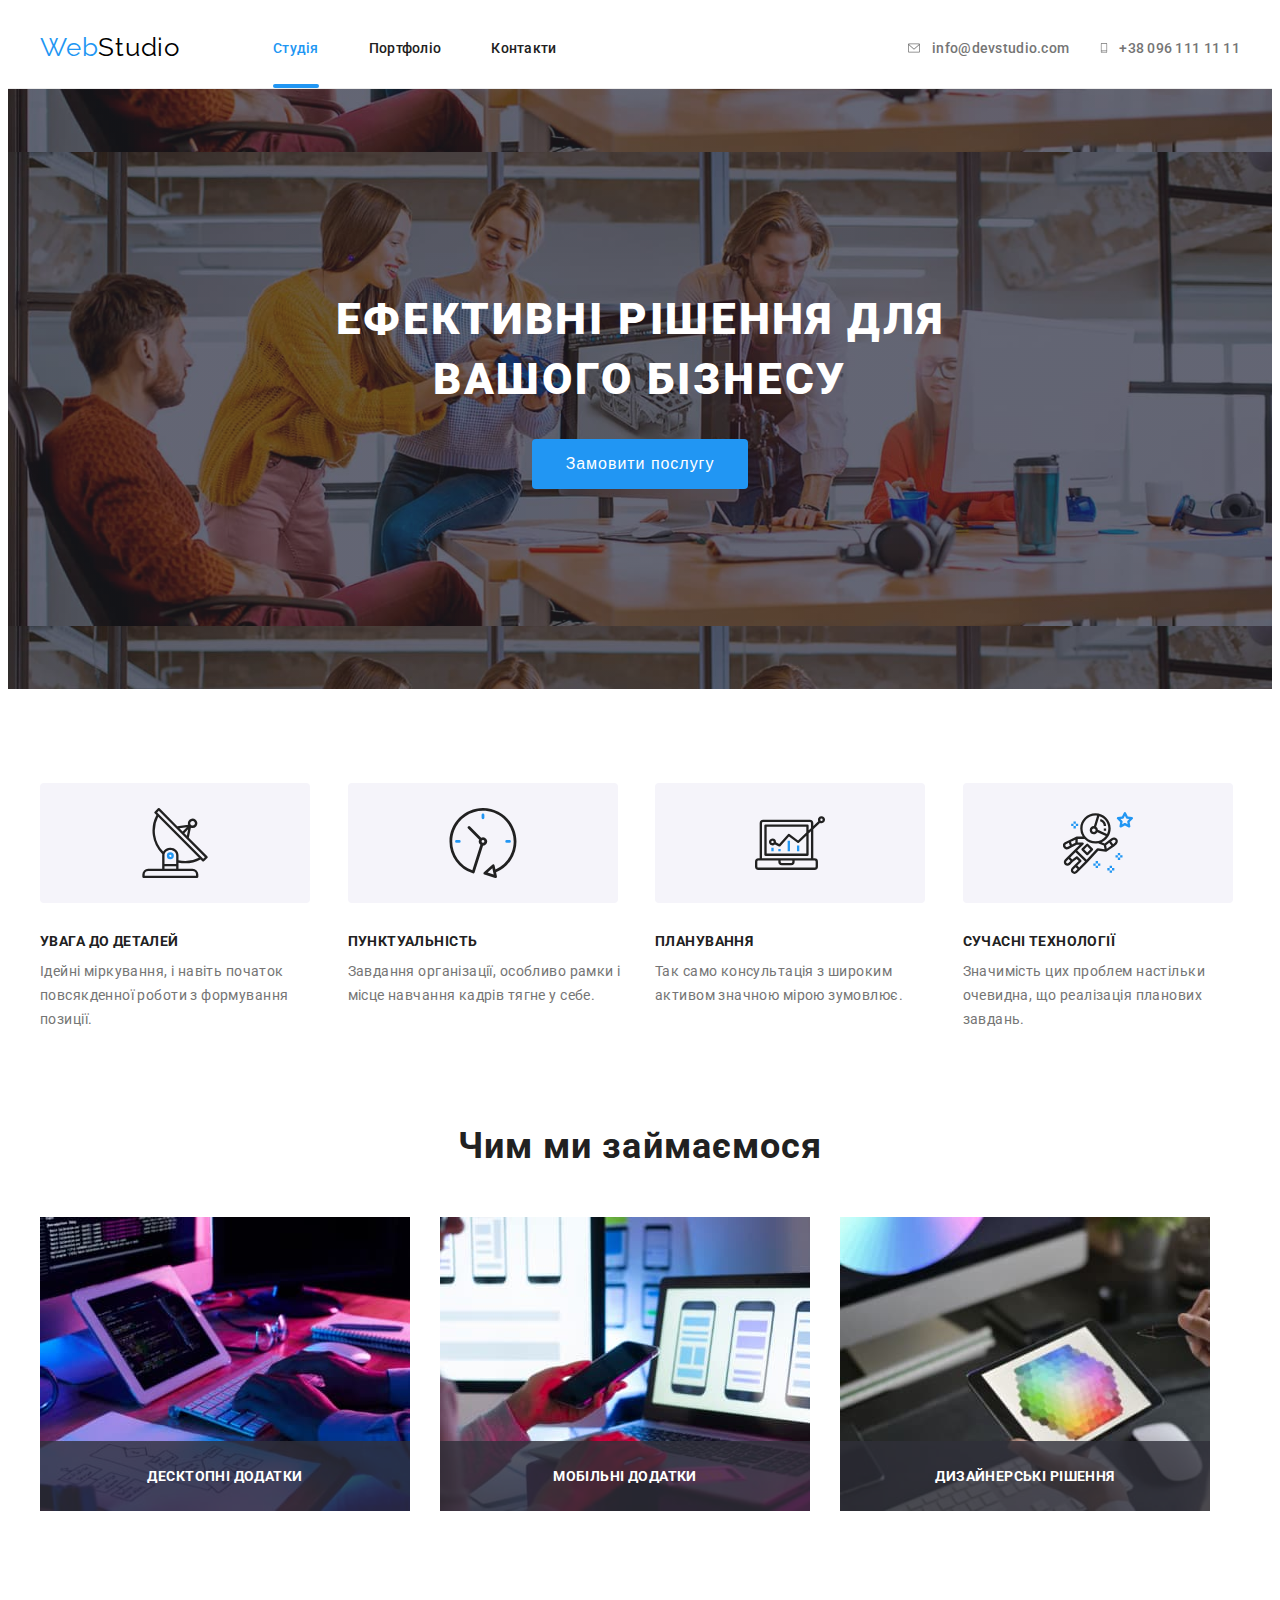
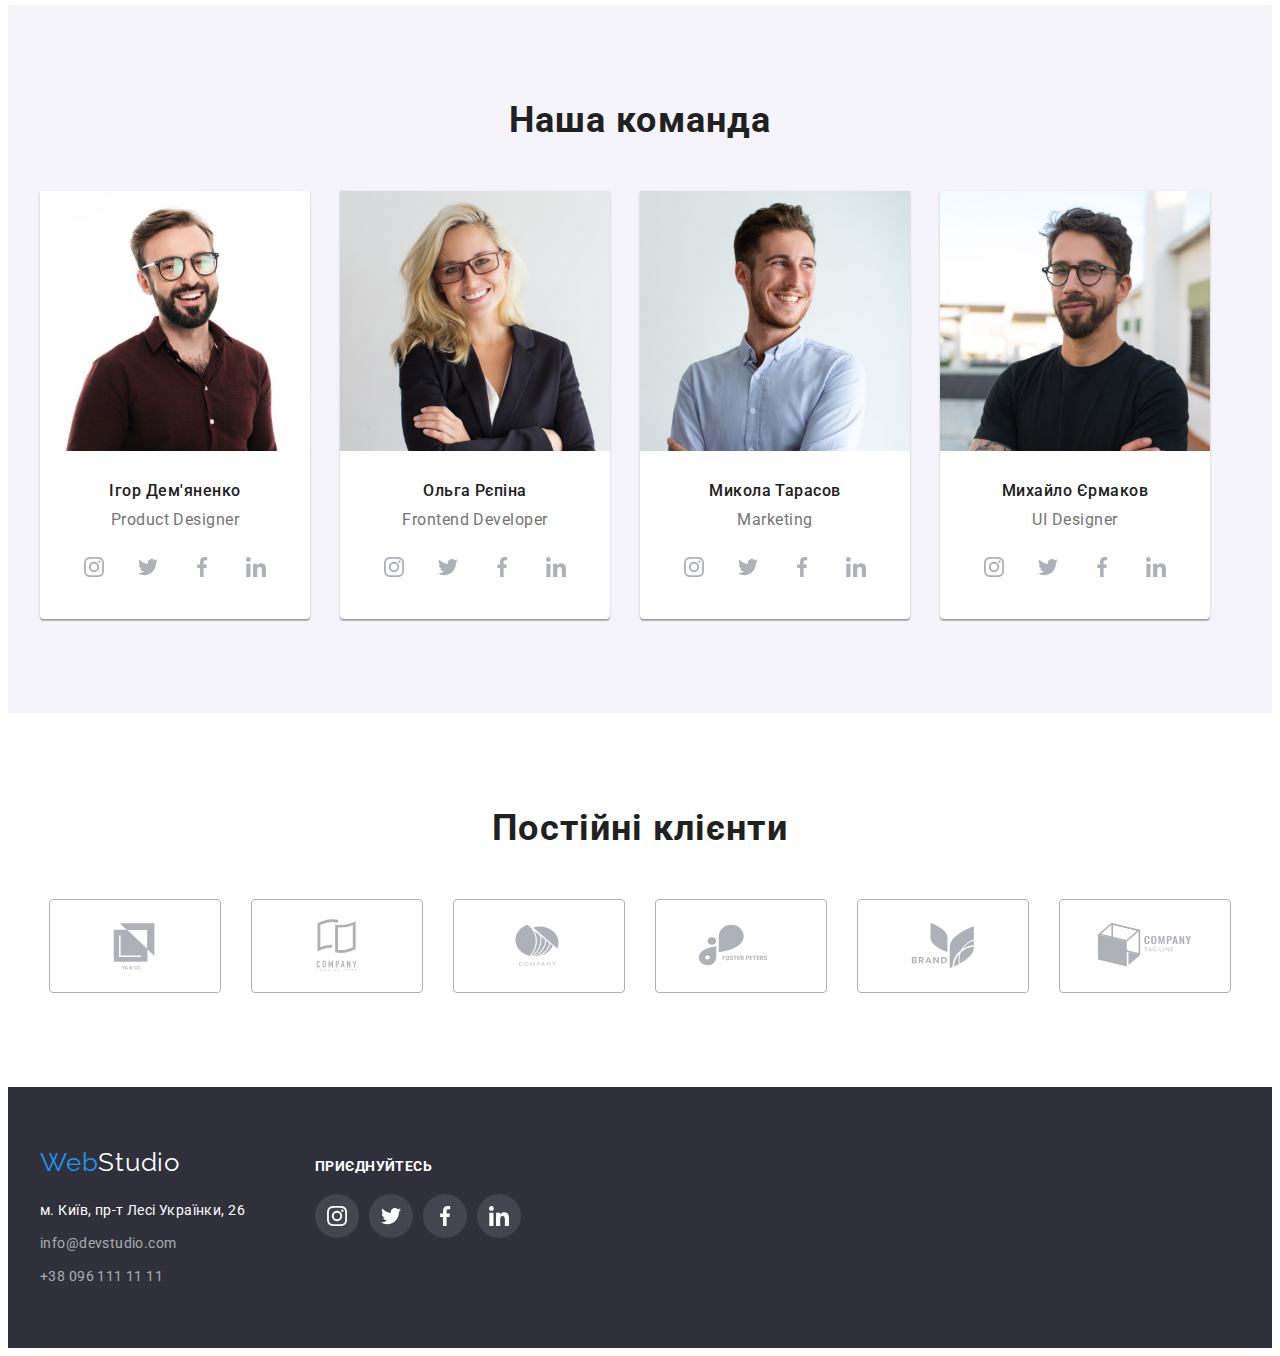
<file: index.html>
<!DOCTYPE html>
<html lang="uk">
  <head>
    <meta charset="UTF-8" />
    <meta http-equiv="X-UA-Compatible" content="IE=edge" />
    <meta name="viewport" content="width=device-width, initial-scale=1.0" />
    <title>WebStudio</title>
    <link rel="preconnect" href="https://fonts.googleapis.com" />
    <link rel="preconnect" href="https://fonts.gstatic.com" crossorigin />

    <!-- normalize -->
    <link
      rel="stylesheet"
      href="https://cdnjs.cloudflare.com/ajax/libs/modern-normalize/1.1.0/modern-normalize.min.css"
      integrity="sha512-wpPYUAdjBVSE4KJnH1VR1HeZfpl1ub8YT/NKx4PuQ5NmX2tKuGu6U/JRp5y+Y8XG2tV+wKQpNHVUX03MfMFn9Q=="
      crossorigin="anonymous"
      referrerpolicy="no-referrer"
    />

    <!-- fonts -->
    <link href="https://fonts.googleapis.com/css2?family=Raleway:wght@700&family=Roboto:wght@400;500;700;900&display=swap" rel="stylesheet" />

    <!-- css -->
    <link rel="stylesheet" href="./css/styles.css" />
  </head>

  <body>
    <!-- header -->

    <header class="header">
      <div class="header-container container">
        <nav class="nav">
          <a class="logo nav-logo link" href="./index.html" lang="en">Web<span class="logo-header">Studio</span></a>
          <ul class="site-nav list">
            <li class="site-nav-item">
              <a class="site-nav-link current link" href="./index.html">Студія</a>
            </li>

            <li>
              <a class="site-nav-link link" href="./portfolio.html">Портфоліо</a>
            </li>

            <li>
              <a class="site-nav-link link" href="">Контакти</a>
            </li>
          </ul>
        </nav>
        <ul class="auth-nav list">
          <li>
            <a class="auth-nav-link link" href="mailto:info@devstudio.com">
              <svg class="icon-convert" width="16" height="12">
                <use href="./images/icons.svg#icon-convert"></use>
              </svg>
              info@devstudio.com
            </a>
          </li>

          <li>
            <a class="auth-nav-link link" href="tel:+380961111111">
              <svg class="icon-smartphone" width="10" height="16">
                <use href="./images/icons.svg#icon-smartphone"></use>
              </svg>
              +38 096 111 11 11
            </a>
          </li>
        </ul>
      </div>
    </header>

    <!-- main -->
    <main>
      <!-- hero -->
      <section class="hero section">
        <div class="container">
          <h1 class="hero-title">Ефективні рішення для вашого бізнесу</h1>
          <button class="button" type="button" data-modal-open>Замовити послугу</button>
        </div>
      </section>

      <!-- features -->
      <section class="featur section">
        <div class="container">
          <h2 class="visually-hidden section-title">особливості</h2>
          <ul class="features list">
            <li class="features-item icon-antenna">
              <div class="features-item-icon">
                <svg class="features-icon" width="70" height="70">
                  <use href="./images/icons.svg#icon-antenna"></use>
                </svg>
              </div>
              <h3 class="features-title">УВАГА ДО ДЕТАЛЕЙ</h3>
              <p class="features-text">Ідейні міркування, і навіть початок повсякденної роботи з формування позиції.</p>
            </li>

            <li class="features-item icon-clock">
              <div class="features-item-icon">
                <svg class="features-icon" width="70" height="70">
                  <use href="./images/icons.svg#icon-clock"></use>
                </svg>
              </div>
              <h3 class="features-title">ПУНКТУАЛЬНІСТЬ</h3>
              <p class="features-text">Завдання організації, особливо рамки і місце навчання кадрів тягне у себе.</p>
            </li>

            <li class="features-item icon-diagram">
              <div class="features-item-icon">
                <svg class="features-icon" width="70" height="70">
                  <use href="./images/icons.svg#icon-diagram"></use>
                </svg>
              </div>
              <h3 class="features-title">ПЛАНУВАННЯ</h3>
              <p class="features-text">Так само консультація з широким активом значною мірою зумовлює.</p>
            </li>

            <li class="features-item icon-astronaut">
              <div class="features-item-icon">
                <svg class="features-icon" width="70" height="70">
                  <use href="./images/icons.svg#icon-astronaut"></use>
                </svg>
              </div>
              <h3 class="features-title">СУЧАСНІ ТЕХНОЛОГІЇ</h3>
              <p class="features-text">Значимість цих проблем настільки очевидна, що реалізація планових завдань.</p>
            </li>
          </ul>
        </div>
      </section>

      <!-- work -->
      <section class="work section">
        <div class="container">
          <h2 class="section-title">Чим ми займаємося</h2>
          <ul class="works list">
            <li class="works-intem">
              <div class="work-content">
                <h3 class="work-title">ДЕСКТОПНІ ДОДАТКИ</h3>
              </div>
              <img src="./images/studio.img/box1.jpg" alt="дизайнерскі рішення для ноутбуку" width="370" />
            </li>

            <li class="works-intem">
              <div class="work-content">
                <h3 class="work-title">МОБІЛЬНІ ДОДАТКИ</h3>
              </div>
              <img src="./images/studio.img/box2.jpg" alt=" мобільні дизайнерскі рішення " width="370" />
            </li>

            <li class="works-intem">
              <div class="work-content">
                <h3 class="work-title">ДИЗАЙНЕРСЬКІ РІШЕННЯ</h3>
              </div>
              <img src="./images/studio.img/box3.jpg" alt="планшетні дизайнерскі рішення " width="370" />
            </li>
          </ul>
        </div>
      </section>

      <!-- team -->
      <section class="team section">
        <div class="container">
          <h2 class="section-title">Наша команда</h2>
          <ul class="teams list">
            <li class="teams-item">
              <img class="teams-imag" src="./images/studio.img/igor.jpg" alt="перший член команди" width="270" />
              <div class="teams-content">
                <h3 class="teams-title">Ігор Дем'яненко</h3>
                <p class="teams-text" lang="en">Product Designer</p>
                <div>
                  <ul class="social list">
                    <li class="social-item">
                      <a class="social-link" href="https://www.instagram.com" target="_blank" rel="noopener noreferre">
                        <svg class="social-icon" width="20" height="20">
                          <use href="./images/icons.svg#icon-instagram"></use>
                        </svg>
                      </a>
                    </li>

                    <li class="social-item">
                      <a class="social-link" href="https://twitter.com " target="_blank" rel="noopener noreferre">
                        <svg class="social-icon" width="20" height="20">
                          <use href="./images/icons.svg#icon-twitter"></use>
                        </svg>
                      </a>
                    </li>

                    <li class="social-item">
                      <a class="social-link" href="https://m.facebook.com " target="_blank" rel="noopener noreferre">
                        <svg class="social-icon" width="20" height="20">
                          <use href="./images/icons.svg#icon-facebook"></use>
                        </svg>
                      </a>
                    </li>

                    <li class="social-item">
                      <a class="social-link" href="https://www.linkedin.com" target="_blank" rel="noopener noreferre">
                        <svg class="social-icon" width="20" height="20">
                          <use href="./images/icons.svg#icon-linkedin"></use>
                        </svg>
                      </a>
                    </li>
                  </ul>
                </div>
              </div>
            </li>

            <li class="teams-item">
              <img class="teams-imag" src="./images/studio.img/olga.jpg" alt="другий член команди" width="270" />
              <div class="teams-content">
                <h3 class="teams-title">Ольга Рєпіна</h3>
                <p class="teams-text" lang="en">Frontend Developer</p>
                <div>
                  <ul class="social list">
                    <li class="social-item">
                      <a class="social-link" href="https://www.instagram.com" target="_blank" rel="noopener noreferre">
                        <svg class="social-icon" width="20" height="20">
                          <use href="./images/icons.svg#icon-instagram"></use>
                        </svg>
                      </a>
                    </li>

                    <li class="social-item">
                      <a class="social-link" href="https://twitter.com " target="_blank" rel="noopener noreferre">
                        <svg class="social-icon" width="20" height="20">
                          <use href="./images/icons.svg#icon-twitter"></use>
                        </svg>
                      </a>
                    </li>

                    <li class="social-item">
                      <a class="social-link" href="https://m.facebook.com " target="_blank" rel="noopener noreferre">
                        <svg class="social-icon" width="20" height="20">
                          <use href="./images/icons.svg#icon-facebook"></use>
                        </svg>
                      </a>
                    </li>

                    <li class="social-item">
                      <a class="social-link" href="https://www.linkedin.com" target="_blank" rel="noopener noreferre">
                        <svg class="social-icon" width="20" height="20">
                          <use href="./images/icons.svg#icon-linkedin"></use>
                        </svg>
                      </a>
                    </li>
                  </ul>
                </div>
              </div>
            </li>

            <li class="teams-item">
              <img class="teams-imag" src="./images/studio.img/mikola.jpg" alt="третій член команди" width="270" />
              <div class="teams-content">
                <h3 class="teams-title">Микола Тарасов</h3>
                <p class="teams-text" lang="en">Marketing</p>
                <div>
                  <ul class="social list">
                    <li class="social-item">
                      <a class="social-link" href="https://www.instagram.com" target="_blank" rel="noopener noreferre">
                        <svg class="social-icon" width="20" height="20">
                          <use href="./images/icons.svg#icon-instagram"></use>
                        </svg>
                      </a>
                    </li>

                    <li class="social-item">
                      <a class="social-link" href="https://twitter.com " target="_blank" rel="noopener noreferre">
                        <svg class="social-icon" width="20" height="20">
                          <use href="./images/icons.svg#icon-twitter"></use>
                        </svg>
                      </a>
                    </li>

                    <li class="social-item">
                      <a class="social-link" href="https://m.facebook.com " target="_blank" rel="noopener noreferre">
                        <svg class="social-icon" width="20" height="20">
                          <use href="./images/icons.svg#icon-facebook"></use>
                        </svg>
                      </a>
                    </li>

                    <li class="social-item">
                      <a class="social-link" href="https://www.linkedin.com" target="_blank" rel="noopener noreferre">
                        <svg class="social-icon" width="20" height="20">
                          <use href="./images/icons.svg#icon-linkedin"></use>
                        </svg>
                      </a>
                    </li>
                  </ul>
                </div>
              </div>
            </li>

            <li class="teams-item">
              <img class="teams-imag" src="./images/studio.img/mihaylo.jpg" alt="четверти член команди" width="270" />
              <div class="teams-content">
                <h3 class="teams-title">Михайло Єрмаков</h3>
                <p class="teams-text" lang="en">UI Designer</p>
                <div>
                  <ul class="social list">
                    <li class="social-item">
                      <a class="social-link" href="https://www.instagram.com" target="_blank" rel="noopener noreferre">
                        <svg class="social-icon" width="20" height="20">
                          <use href="./images/icons.svg#icon-instagram"></use>
                        </svg>
                      </a>
                    </li>

                    <li class="social-item">
                      <a class="social-link" href="https://twitter.com " target="_blank" rel="noopener noreferre">
                        <svg class="social-icon" width="20" height="20">
                          <use href="./images/icons.svg#icon-twitter"></use>
                        </svg>
                      </a>
                    </li>

                    <li class="social-item">
                      <a class="social-link" href="https://m.facebook.com " target="_blank" rel="noopener noreferre">
                        <svg class="social-icon" width="20" height="20">
                          <use href="./images/icons.svg#icon-facebook"></use>
                        </svg>
                      </a>
                    </li>

                    <li class="social-item">
                      <a class="social-link" href="https://www.linkedin.com" target="_blank" rel="noopener noreferre">
                        <svg class="social-icon" width="20" height="20">
                          <use href="./images/icons.svg#icon-linkedin"></use>
                        </svg>
                      </a>
                    </li>
                  </ul>
                </div>
              </div>
            </li>
          </ul>
        </div>
      </section>

      <!-- clients -->
      <section class="section">
        <div class="container">
          <h2 class="section-title">Постійні клієнти</h2>
          <ul class="clients-list list">
            <li>
              <a class="client-link link" href="">
                <svg class="icon-client" width="106" height="60">
                  <use href="./images/icons.svg#icon-logo-1"></use>
                </svg>
              </a>
            </li>

            <li>
              <a class="client-link link" href="">
                <svg class="icon-client" width="106" height="60">
                  <use href="./images/icons.svg#icon-logo-2"></use>
                </svg>
              </a>
            </li>

            <li>
              <a class="client-link link" href=""
                ><svg class="icon-client" width="106" height="60">
                  <use href="./images/icons.svg#icon-logo-3"></use>
                </svg>
              </a>
            </li>

            <li>
              <a class="client-link link" href=""
                ><svg class="icon-client" width="106" height="60">
                  <use href="./images/icons.svg#icon-logo-4"></use>
                </svg>
              </a>
            </li>

            <li>
              <a class="client-link link" href=""
                ><svg class="icon-client" width="106" height="60">
                  <use href="./images/icons.svg#icon-logo-5"></use>
                </svg>
              </a>
            </li>

            <li>
              <a class="client-link link" href=""
                ><svg class="icon-client" width="106" height="60">
                  <use href="./images/icons.svg#icon-logo-6"></use>
                </svg>
              </a>
            </li>
          </ul>
        </div>
      </section>
    </main>

    <!-- footer -->
    <footer class="footer">
      <div class="footer-container container">
        <div class="footer-contacts">
          <a class="logo link" href="./index.html" lang="en">Web<span class="logo-footer">Studio</span></a>
          <address>
            <ul class="footer-list list">
              <li class="footer-list-item">
                <a class="link" href="https://goo.gl/maps/v9PzNUbJb5U7j13fA" target="_blank" rel="noopener noreferrer">
                  <span class="address-link">м. Київ, пр-т Лесі Українки, 26</span>
                </a>
              </li>

              <li class="footer-list-item">
                <a class="link" href="mailto:info@devstudio.com">info@devstudio.com</a>
              </li>

              <li class="footer-list-item">
                <a class="link" href="tel:+380961111111">+38 096 111 11 11</a>
              </li>
            </ul>
          </address>
        </div>

        <div class="footer-socials">
          <h2 class="footer-title">приєднуйтесь</h2>
          <ul class="footer-social list">
            <li class="footer-social-item">
              <a class="footer-social-link" href="https://www.instagram.com" target="_blank" rel="noopener noreferre">
                <svg class="social-icon" width="20" height="20">
                  <use href="./images/icons.svg#icon-instagram"></use>
                </svg>
              </a>
            </li>

            <li class="footer-social-item">
              <a class="footer-social-link" href="https://twitter.com " target="_blank" rel="noopener noreferre">
                <svg class="footer-social-icon" width="20" height="20">
                  <use href="./images/icons.svg#icon-twitter"></use>
                </svg>
              </a>
            </li>

            <li class="footer-social-item">
              <a class="footer-social-link" href="https://m.facebook.com " target="_blank" rel="noopener noreferre">
                <svg class="footer-social-icon" width="20" height="20">
                  <use href="./images/icons.svg#icon-facebook"></use>
                </svg>
              </a>
            </li>

            <li class="footer-social-item">
              <a class="footer-social-link" href="https://www.linkedin.com" target="_blank" rel="noopener noreferre">
                <svg class="footer-social-icon" width="20" height="20">
                  <use href="./images/icons.svg#icon-linkedin"></use>
                </svg>
              </a>
            </li>
          </ul>
        </div>
      </div>
    </footer>

    <!-- modal -->

    <div class="backdrop is-hidden" data-modal>
      <div class="modal">
        <button class="modal-btn" data-modal-close>
          <svg class="modal-icon" width="18" height="18">
            <use href="./images/icons.svg#icon-close"></use>
          </svg>
        </button>
      </div>
    </div>

    <script src="./js/modal.js"></script>
  </body>
</html>
</file>
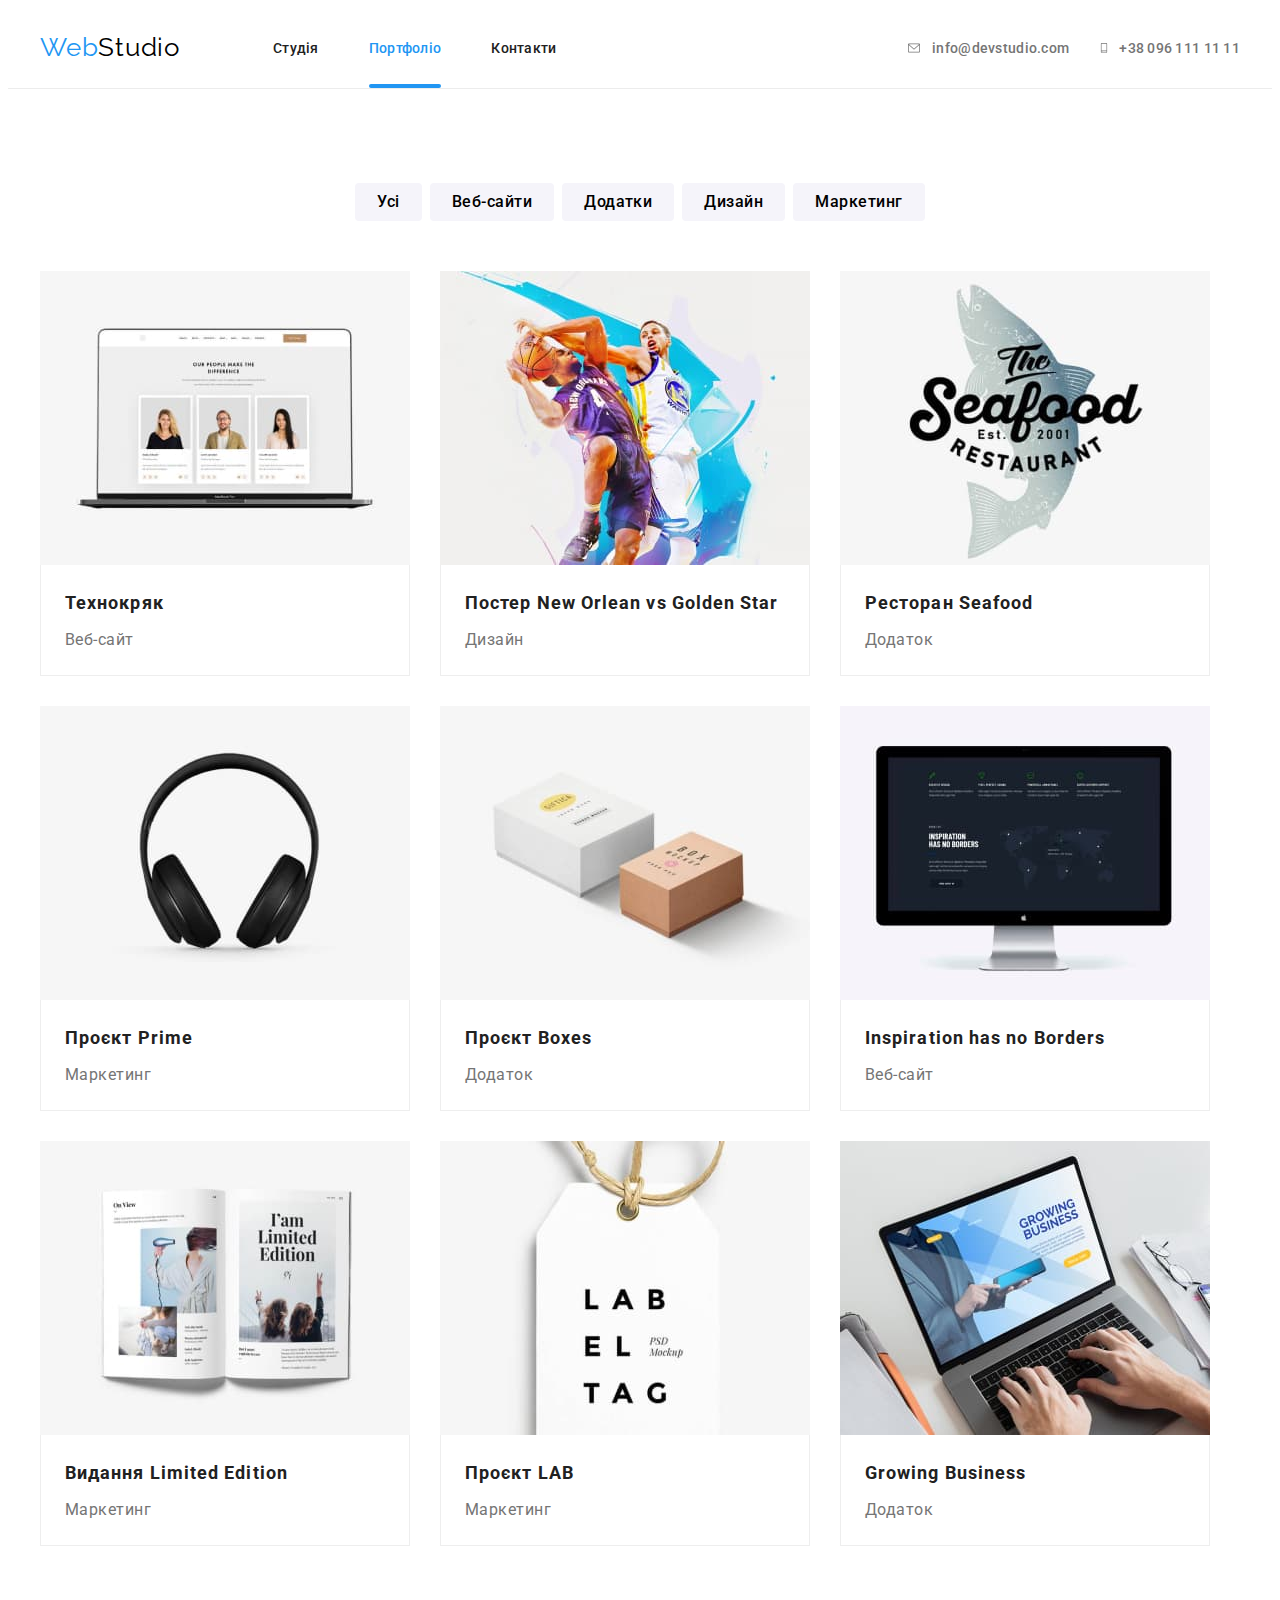
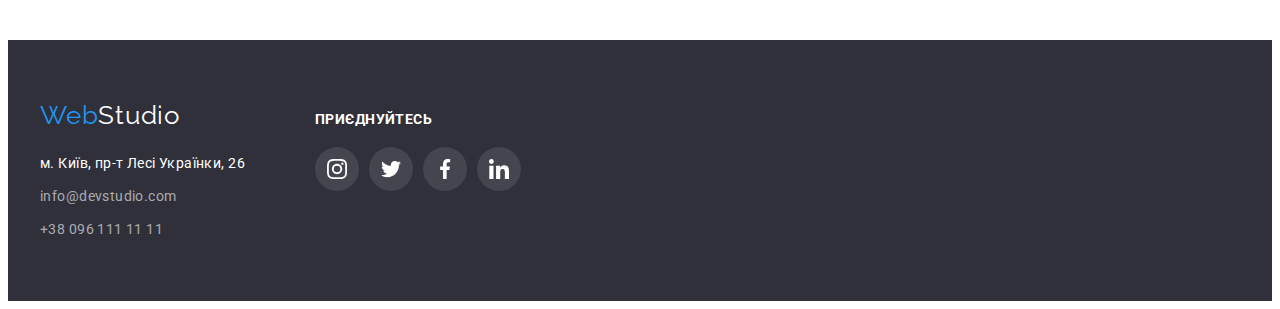
<file: portfolio.html>
<!DOCTYPE html>
<html lang="uk">
  <head>
    <meta charset="UTF-8" />
    <meta http-equiv="X-UA-Compatible" content="IE=edge" />
    <meta name="viewport" content="width=device-width, initial-scale=1.0" />
    <title>Document</title>

    <!-- normalize -->
    <link
      rel="stylesheet"
      href="https://cdnjs.cloudflare.com/ajax/libs/modern-normalize/1.1.0/modern-normalize.min.css"
      integrity="sha512-wpPYUAdjBVSE4KJnH1VR1HeZfpl1ub8YT/NKx4PuQ5NmX2tKuGu6U/JRp5y+Y8XG2tV+wKQpNHVUX03MfMFn9Q=="
      crossorigin="anonymous"
      referrerpolicy="no-referrer"
    />

    <!-- fonts -->
    <link rel="preconnect" href="https://fonts.googleapis.com" />
    <link rel="preconnect" href="https://fonts.gstatic.com" crossorigin />
    <link href="https://fonts.googleapis.com/css2?family=Raleway:wght@700&family=Roboto:wght@400;500;700;900&display=swap" rel="stylesheet" />

    <!-- css -->
    <link rel="stylesheet" href="./css/styles.css" />
  </head>

  <body>
    <!-- header -->
    <header class="header">
      <div class="header-container container">
        <nav class="nav">
          <a class="logo nav-logo link" href="./index.html" lang="en">Web<span class="logo-header">Studio</span></a>
          <ul class="site-nav list">
            <li class="">
              <a class="site-nav-link link" href="./index.html">Студія</a>
            </li>

            <li>
              <a class="site-nav-link link current" href="./portfolio.html">Портфоліо</a>
            </li>

            <li>
              <a class="site-nav-link link" href="">Контакти</a>
            </li>
          </ul>
        </nav>
        <ul class="auth-nav list">
          <li>
            <a class="auth-nav-link link" href="mailto:info@devstudio.com">
              <svg class="icon-convert" width="16" height="12">
                <use href="./images/icons.svg#icon-convert"></use>
              </svg>
              info@devstudio.com
            </a>
          </li>

          <li>
            <a class="auth-nav-link link" href="tel:+380961111111">
              <svg class="icon-smartphone" width="10" height="16">
                <use href="./images/icons.svg#icon-smartphone"></use>
              </svg>
              +38 096 111 11 11
            </a>
          </li>
        </ul>
      </div>
    </header>

    <!-- main -->
    <main>
      <section class="portfolio section">
        <!-- filter-button -->
        <div class="portfolio container">
          <h1 class="project-title visually-hidden">список портфоліо</h1>
          <ul class="filters list">
            <li class="filters-item"><button class="filters-btn" type="button">Усі</button></li>
            <li class="filters-item"><button class="filters-btn" type="button">Веб-сайти</button></li>
            <li class="filters-item"><button class="filters-btn" type="button">Додатки</button></li>
            <li class="filters-item"><button class="filters-btn" type="button">Дизайн</button></li>
            <li class="filters-item"><button class="filters-btn" type="button">Маркетинг</button></li>
          </ul>

          <!-- projects list -->
          <ul class="projects list">
            <li class="projects-item">
              <div class="projects-thumb">
                <img class="projects-imag" src="./images/portfolio.img/tehnokryak.jpg" alt="зображення у ноутбуці" width="370" height="294" />

                <div class="projects-overlay">
                  <p class="overlay-text">
                    Ресурс пропонує комплексні пропозиції з різним рівнем функціоналу та сервісів. Все це дозволить відвідувачу отримати вичерпні
                    відомості про компанію чи приватну особу.
                  </p>
                </div>
              </div>

              <div class="projects-form">
                <h2 class="projects-title">Технокряк</h2>
                <p class="projects-text">Веб-сайт</p>
              </div>
            </li>

            <li class="projects-item">
              <div class="projects-thumb">
                <img class="projects-imag" src="./images/portfolio.img/poster.jpg" alt="баскетболісти" width="370" height="294" />
                <div class="projects-overlay">
                  <p class="overlay-text">
                    Ресурс пропонує комплексні пропозиції з різним рівнем функціоналу та сервісів. Все це дозволить відвідувачу отримати вичерпні
                    відомості про компанію чи приватну особу.
                  </p>
                </div>
              </div>
              <div class="projects-form">
                <h2 class="projects-title">Постер <span lang="en">New Orlean vs Golden Star</span></h2>
                <p class="projects-text">Дизайн</p>
              </div>
            </li>

            <li class="projects-item">
              <div class="projects-thumb">
                <img class="projects-imag" src="./images/portfolio.img/seafood.jpg" alt="назва ресторану" width="370" height="294" />
                <div class="projects-overlay">
                  <p class="overlay-text">
                    Ресурс пропонує комплексні пропозиції з різним рівнем функціоналу та сервісів. Все це дозволить відвідувачу отримати вичерпні
                    відомості про компанію чи приватну особу.
                  </p>
                </div>
              </div>
              <div class="projects-form">
                <h2 class="projects-title">Ресторан <span lang="en">Seafood</span></h2>
                <p class="projects-text">Додаток</p>
              </div>
            </li>

            <li class="projects-item">
              <div class="projects-thumb">
                <img class="projects-imag" src="./images/portfolio.img/prime.jpg" alt="навушники" width="370" height="294" />
                <div class="projects-overlay">
                  <p class="overlay-text">
                    Ресурс пропонує комплексні пропозиції з різним рівнем функціоналу та сервісів. Все це дозволить відвідувачу отримати вичерпні
                    відомості про компанію чи приватну особу.
                  </p>
                </div>
              </div>
              <div class="projects-form">
                <h2 class="projects-title">Проєкт <span lang="en">Prime</span></h2>
                <p class="projects-text">Маркетинг</p>
              </div>
            </li>

            <li class="projects-item">
              <div class="projects-thumb">
                <img class="projects-imag" src="./images/portfolio.img/boxes.jpg" alt="коробки" width="370" height="294" />
                <div class="projects-overlay">
                  <p class="overlay-text">
                    Ресурс пропонує комплексні пропозиції з різним рівнем функціоналу та сервісів. Все це дозволить відвідувачу отримати вичерпні
                    відомості про компанію чи приватну особу.
                  </p>
                </div>
              </div>
              <div class="projects-form">
                <h2 class="projects-title">Проєкт <span lang="en">Boxes</span></h2>
                <p class="projects-text">Додаток</p>
              </div>
            </li>

            <li class="projects-item">
              <div class="projects-thumb">
                <img class="projects-imag" src="./images/portfolio.img/inspiration.jpg" alt="монитор" width="370" height="294" />
                <div class="projects-overlay">
                  <p class="overlay-text">
                    Ресурс пропонує комплексні пропозиції з різним рівнем функціоналу та сервісів. Все це дозволить відвідувачу отримати вичерпні
                    відомості про компанію чи приватну особу.
                  </p>
                </div>
              </div>
              <div class="projects-form">
                <h2 class="projects-title">
                  <span lang="en">Inspiration has no Borders</span>
                </h2>
                <p class="projects-text">Веб-сайт</p>
              </div>
            </li>

            <li class="projects-item">
              <div class="projects-thumb">
                <img class="projects-imag" src="./images/portfolio.img/limited-edition.jpg" alt="розгорнути книжка" width="370" height="294" />
                <div class="projects-overlay">
                  <p class="overlay-text">
                    Ресурс пропонує комплексні пропозиції з різним рівнем функціоналу та сервісів. Все це дозволить відвідувачу отримати вичерпні
                    відомості про компанію чи приватну особу.
                  </p>
                </div>
              </div>

              <div class="projects-form">
                <h2 class="projects-title">Видання <span lang="en">Limited Edition</span></h2>
                <p class="projects-text">Маркетинг</p>
              </div>
            </li>

            <li class="projects-item">
              <div class="projects-thumb">
                <img class="projects-imag" src="./images/portfolio.img/lab.jpg" alt="латинські букви лаб" width="370" height="294" />
                <div class="projects-overlay">
                  <p class="overlay-text">
                    Ресурс пропонує комплексні пропозиції з різним рівнем функціоналу та сервісів. Все це дозволить відвідувачу отримати вичерпні
                    відомості про компанію чи приватну особу.
                  </p>
                </div>
              </div>
              <div class="projects-form">
                <h2 class="projects-title">Проєкт <span lang="en">LAB</span></h2>
                <p class="projects-text">Маркетинг</p>
              </div>
            </li>

            <li class="projects-item">
              <div class="projects-thumb">
                <img class="projects-imag" src="./images/portfolio.img/growing.jpg" alt="робота за ноутбуком" width="370" height="294" />
                <div class="projects-overlay">
                  <p class="overlay-text">
                    Ресурс пропонує комплексні пропозиції з різним рівнем функціоналу та сервісів. Все це дозволить відвідувачу отримати вичерпні
                    відомості про компанію чи приватну особу.
                  </p>
                </div>
              </div>
              <div class="projects-form">
                <h2 class="projects-title"><span lang="en">Growing Business</span></h2>
                <p class="projects-text">Додаток</p>
              </div>
            </li>
          </ul>
        </div>
      </section>
    </main>

    <!-- footer -->
    <footer class="footer">
      <div class="footer-container container">
        <div class="footer-contacts">
          <a class="logo link" href="./index.html" lang="en">Web<span class="logo-footer">Studio</span></a>
          <address>
            <ul class="footer-list list">
              <li class="footer-list-item">
                <a class="link" href="https://goo.gl/maps/v9PzNUbJb5U7j13fA" target="_blank" rel="noopener noreferrer">
                  <span class="address-link">м. Київ, пр-т Лесі Українки, 26</span>
                </a>
              </li>

              <li class="footer-list-item">
                <a class="link" href="mailto:info@devstudio.com">info@devstudio.com</a>
              </li>

              <li class="footer-list-item">
                <a class="link" href="tel:+380961111111">+38 096 111 11 11</a>
              </li>
            </ul>
          </address>
        </div>

        <div class="footer-socials">
          <h2 class="footer-title">приєднуйтесь</h2>
          <ul class="footer-social list">
            <li class="footer-social-item">
              <a class="footer-social-link" href="https://www.instagram.com" target="_blank" rel="noopener noreferre">
                <svg class="social-icon" width="20" height="20">
                  <use href="./images/icons.svg#icon-instagram"></use>
                </svg>
              </a>
            </li>

            <li class="footer-social-item">
              <a class="footer-social-link" href="https://twitter.com " target="_blank" rel="noopener noreferre">
                <svg class="footer-social-icon" width="20" height="20">
                  <use href="./images/icons.svg#icon-twitter"></use>
                </svg>
              </a>
            </li>

            <li class="footer-social-item">
              <a class="footer-social-link" href="https://m.facebook.com " target="_blank" rel="noopener noreferre">
                <svg class="footer-social-icon" width="20" height="20">
                  <use href="./images/icons.svg#icon-facebook"></use>
                </svg>
              </a>
            </li>

            <li class="footer-social-item">
              <a class="footer-social-link" href="https://www.linkedin.com" target="_blank" rel="noopener noreferre">
                <svg class="footer-social-icon" width="20" height="20">
                  <use href="./images/icons.svg#icon-linkedin"></use>
                </svg>
              </a>
            </li>
          </ul>
        </div>
      </div>
    </footer>
  </body>
</html>
</file>
<file: css/styles.css>
/* колір параграфів та посяснень #757575;
   колір заголовків Н2 та Н3 #212121
   колір Н1 та адреси  #FFFFFF 
   колір послилань у футері rgba(255, 255, 255, 0.6);
   колір фокусу та фону кнопок #2196F3
   колір фону кнопки F5F4FA*/

/* ______root______ */

:root {
  --text-color: #757575;
  --bcg-focus-btn-color: #2196f3;
  --title-nav-color: #212121;
  --hero-btntext-color: #ffffff;
  --footer-link-color: rgba(255, 255, 255, 0.6);
  --bcg-nofocus-btn: #f5f4fa;
  --icon-color: #afb1b8;
  --animation-timing-function: cubic-bezier(0.4, 0, 0.2, 1);
}

/* ______body______ */
body {
  font-family: Roboto, sans-serif;

  color: var(--title-nav-color);
  background-color: var(--hero-btntext-color);
  font-size: 14px;
}

/* ______reset______ */
.container {
  width: 1200px;
  padding: 0 15px;
  margin: 0 auto;
}

.section {
  padding-top: 94px;
  padding-bottom: 94px;
}

/* -all list-(видаляє крапочки у списках) */
.list {
  list-style: none;
  margin: 0;
  padding: 0;
}

/* img-(додали блок) */
img {
  display: block;
}
/* -decor-(видаляє підчеркування) */
.link {
  text-decoration: none;
}
/* заголовки */
h1,
h2,
h3,
p {
  margin: 0;
}
/* _______reset end_____ */

/* -logo- */
.logo {
  font-family: Raleway, sans-serif;
  font-size: 26px;
  line-height: calc(31 / 26);
  letter-spacing: 0.03em;

  color: var(--bcg-focus-btn-color);
}
.logo-footer {
  color: var(--hero-btntext-color);
}
.logo-header {
  color: #000000;
}

/* -section-title- */
.section-title {
  margin-bottom: 50px;

  font-size: 36px;
  line-height: calc(42 / 36);
  text-align: center;
  letter-spacing: 0.03em;
}

/* ________header________ */
.header {
  border-bottom: 1px solid #ececec;
}
.header-container {
  display: flex;
  align-items: center;
}
.nav {
  display: flex;
  align-items: center;
  margin-right: auto;
}

.nav-logo {
  display: inline-block;
  margin-right: 93px;
  padding-top: 24px;
  padding-bottom: 25px;
}

.site-nav {
  display: flex;
  gap: 50px;
}

.site-nav-link {
  position: relative;

  padding-top: 32px;
  padding-bottom: 32px;
  font-weight: 500;
  line-height: calc(16 / 14);
  letter-spacing: 0.02em;

  color: var(--title-nav-color);

  transition: color 250ms var(--animation-timing-function);
}

.site-nav-link:hover,
.site-nav-link:focus {
  color: var(--bcg-focus-btn-color);
}

.current {
  color: var(--bcg-focus-btn-color);
}
.site-nav-link.current::after {
  content: "";
  position: absolute;

  display: block;
  width: 100%;
  height: 4px;
  bottom: 0;
  left: 0;

  background-color: var(--bcg-focus-btn-color);
  border-radius: 2px;
}
.auth-nav {
  display: flex;
  gap: 30px;
}

.auth-nav-link {
  padding-top: 32px;
  padding-bottom: 32px;
  display: flex;
  justify-content: center;
  align-items: center;
  gap: 10px;
}

.auth-nav .link {
  font-weight: 500;
  line-height: calc(16 / 14);
  letter-spacing: 0.02em;

  color: var(--text-color);

  transition: color 250ms var(--animation-timing-function);
}
.auth-nav .link:hover,
.auth-nav .link:focus {
  color: var(--bcg-focus-btn-color);
}

.icon-convert,
.icon-smartphone {
  fill: currentColor;
}

/* _________ main_________ */

/* --hero-- */
.hero {
  margin: 0 auto;
  padding: 200px 0;

  text-align: center;

  background-color: #2f303a;

  max-width: 1600px;
  background-size: contain;
  background-position: center;
  background-image: linear-gradient(rgba(47, 48, 58, 0.4), rgba(47, 48, 58, 0.4)), url(../images/studio.img/hero-bcg.jpg);
}

.hero-title {
  margin-bottom: 30px;
  margin-left: auto;
  margin-right: auto;

  width: 696px;
  font-weight: 900;
  font-size: 44px;
  line-height: calc(60 / 44);
  text-align: center;
  letter-spacing: 0.06em;
  text-transform: uppercase;

  color: var(--hero-btntext-color);
}

.button {
  min-width: 216px;
  border-radius: 4px;
  padding: 10px 32px;

  font-size: 16px;
  line-height: calc(30 / 16);
  text-align: center;
  letter-spacing: 0.06em;

  border: none;
  cursor: pointer;
  border-radius: 4px;

  color: var(--hero-btntext-color);
  background-color: var(--bcg-focus-btn-color);

  transition: background-color 250ms var(--animation-timing-function), color 250ms var(--animation-timing-function);
}

.button:hover,
.button:focus {
  color: var(--bcg-focus-btn-color);
  background-color: var(--hero-btntext-color);
}

/* --features-- */
.visually-hidden {
  position: absolute;
  white-space: nowrap;
  width: 1px;
  height: 1px;
  overflow: hidden;
  border: 0;
  padding: 0;
  clip: rect(0 0 0 0);
  clip-path: inset(50%);
  margin: -1px;
}

.featur {
  padding-bottom: 0px;
}

.features {
  display: flex;
  gap: 30px;
}

.features-item {
  width: calc((100% - 30px * 3) / 4);
}

.features-item-icon {
  display: flex;
  width: 270px;
  height: 120px;
  justify-content: center;
  align-items: center;

  margin-bottom: 30px;
  border-radius: 4px;

  background-color: var(--bcg-nofocus-btn);
  background-repeat: no-repeat;
  background-position: center;
}

/* .features-item::before {
  content: "";
  display: block;
  width: 270px;
  height: 120px;

  margin-bottom: 30px;
  border-radius: 4px;

  background-color: var(--bcg-nofocus-btn);
  background-repeat: no-repeat;
  background-position: center;
}

.icon-antenna::before {
  background-image: url(../images/icon.svg/antenna.svg);
}

.icon-clock::before {
  background-image: url(../images/icon.svg/clock.svg);
}

.icon-diagram::before {
  background-image: url(../images/icon.svg/diagram.svg);
}

.icon-astronaut::before {
  background-image: url(../images/icon.svg/astronaut.svg);
} */
.features-title {
  margin-bottom: 10px;

  font-size: 14px;
  line-height: calc(16 / 14);
  letter-spacing: 0.03em;
}
.features-text {
  color: var(--text-color);

  line-height: calc(24 / 14);
  letter-spacing: 0.03em;
}

/* --work-- */

.works {
  display: flex;
  gap: 30px;
}

.work-title {
  font-weight: 700;
  font-size: 14px;
  line-height: calc(16 / 14);
  letter-spacing: 0.03em;

  color: var(--hero-btntext-color);
}

.works-intem {
  position: relative;
}

.work-content {
  position: absolute;

  bottom: 0;
  left: 0;

  display: flex;
  justify-content: center;
  align-items: center;
  width: 370px;
  height: 70px;

  background-color: rgba(47, 48, 58, 0.8);
}

/* --team-- */

.team {
  background-color: var(--bcg-nofocus-btn);
}

.teams {
  display: flex;
  gap: 30px;
}

.teams-item {
  text-align: center;
  background-color: var(--hero-btntext-color);
  box-shadow: 0px 1px 3px rgba(0, 0, 0, 0.12), 0px 1px 1px rgba(0, 0, 0, 0.14), 0px 2px 1px rgba(0, 0, 0, 0.2);
  border-radius: 0px 0px 4px 4px;
}

.teams-content {
  padding-top: 30px;
  padding-bottom: 30px;
}

.teams-title {
  margin-bottom: 10px;

  font-weight: 500;
  font-size: 16px;
  line-height: calc(19 / 16);
  letter-spacing: 0.03em;
}

.teams-text {
  margin-bottom: 16px;

  font-size: 16px;
  line-height: calc(19 / 16);
  letter-spacing: 0.03em;

  color: var(--text-color);
}

.social {
  display: flex;
  justify-content: center;
  align-items: center;
  gap: 10px;
}

.social-link {
  display: flex;
  justify-content: center;
  align-items: center;

  width: 44px;
  height: 44px;
  border-radius: 50%;
  background-color: var(--hero-btntext-color);
  color: var(--icon-color);

  transition: background-color 250ms var(--animation-timing-function), color 250ms var(--animation-timing-function);
}

.social-link:hover,
.social-link:focus {
  color: var(--hero-btntext-color);
  background-color: var(--bcg-focus-btn-color);
}

.social-icon {
  fill: currentColor;
}

/* ________client________ */

.clients-list {
  display: flex;
  justify-content: center;
  align-items: center;
  gap: 30px;
}

.client-link {
  display: flex;
  justify-content: center;
  align-items: center;

  width: 170px;
  height: 92px;
  border: 1px solid var(--icon-color);
  border-radius: 4px;

  background-color: var(--hero-btntext-color);
  color: var(--icon-color);

  transition: border-color 250ms var(--animation-timing-function), color 250ms var(--animation-timing-function);
}

.icon-client {
  fill: currentColor;
}

.client-link:hover,
.client-link:focus {
  color: var(--bcg-focus-btn-color);
  border-color: var(--bcg-focus-btn-color);
}

/* ________footer________ */
.footer {
  margin: 0 auto;
  padding-top: 60px;
  padding-bottom: 60px;

  background-color: #2f303a;
}

.footer-container {
  display: flex;
  justify-content: left;
  align-items: baseline;
}

.footer-contacts {
  margin-right: 70px;
}

address {
  margin-top: 20px;
}

.address-link {
  line-height: calc(24 / 14);
  letter-spacing: 0.03em;

  color: var(--hero-btntext-color);
}
.footer-list .link {
  line-height: calc(24 / 14);
  letter-spacing: 0.03em;

  text-decoration: none;
  font-style: normal;

  color: var(--footer-link-color);

  transition: color 250ms var(--animation-timing-function);
}
.footer-list .link:hover,
.footer-list .link:focus {
  color: var(--bcg-focus-btn-color);
}
.footer-list-item {
  margin-bottom: 9px;
}
.footer-list-item:last-child {
  margin-bottom: 0;
}

.footer-title {
  margin-bottom: 20px;

  font-size: 14px;
  line-height: calc(16 / 14);
  letter-spacing: 0.03em;
  text-transform: uppercase;

  color: #ffffff;
}

.footer-social {
  display: flex;
  justify-content: center;
  align-items: center;

  gap: 10px;
}

.footer-social-link {
  display: flex;
  justify-content: center;
  align-items: center;

  width: 44px;
  height: 44px;
  border-radius: 50%;

  background-color: rgba(255, 255, 255, 0.1);
  color: var(--hero-btntext-color);

  transition: background-color 250ms var(--animation-timing-function);
}

.footer-social-link:hover,
.footer-social-link:focus {
  background-color: var(--bcg-focus-btn-color);
}

.footer-social-icon {
  fill: currentColor;
}

/* _______portfolio_______ */

/* --filter-btn-- */

.filters {
  display: flex;
  justify-content: center;

  margin-bottom: 50px;
  gap: 8px;
}

.filters-btn {
  font-weight: 500;
  font-size: 16px;
  line-height: calc(26 / 16);
  letter-spacing: 0.03em;
  font-family: inherit;
  border: none;
  box-shadow: none;
  border-radius: 4px;

  height: 38px;
  border-radius: 4px;
  padding: 6px 22px;

  cursor: pointer;

  background-color: var(--bcg-nofocus-btn);

  transition: background-color 250ms var(--animation-timing-function), color 250ms var(--animation-timing-function),
    box-shadow 250ms var(--animation-timing-function);
}

.filters-btn:hover,
.filters-btn:focus {
  color: var(--hero-btntext-color);
  background-color: var(--bcg-focus-btn-color);
  box-shadow: 0px 3px 1px rgba(0, 0, 0, 0.1), 0px 1px 2px rgba(0, 0, 0, 0.08), 0px 2px 2px rgba(0, 0, 0, 0.12);
}

/* --projects list-- */

.projects {
  display: flex;
  flex-wrap: wrap;
  gap: 30px;
}

.projects-item {
  flex-basis: calc((100% - 30px * 8) / 9);
  box-shadow: none;

  transition: box-shadow 250ms var(--animation-timing-function);
}

.projects-item:hover {
  box-shadow: 0px 1px 1px rgba(0, 0, 0, 0.12), 0px 4px 4px rgba(0, 0, 0, 0.06), 1px 4px 6px rgba(0, 0, 0, 0.16);
}

.projects-title {
  margin-bottom: 4px;

  font-size: 18px;
  line-height: calc(36 / 18);
  letter-spacing: 0.06em;
}
.projects-text {
  font-size: 16px;
  line-height: calc(30 / 16);
  letter-spacing: 0.03em;

  color: var(--text-color);
}

.projects-form {
  padding: 20px 24px;

  border-left: 1px solid #eeeeee;
  border-right: 1px solid #eeeeee;
  border-bottom: 1px solid #eeeeee;
}

.projects-thumb {
  position: relative;
  overflow: hidden;
}

.projects-overlay {
  display: block;
  justify-content: center;
  align-items: center;

  position: absolute;
  width: 100%;
  height: 100%;
  top: 0;
  left: 0;

  transform: translateY(100%);

  background-color: rgba(33, 150, 243, 0.9);

  transition: transform 250ms var(--animation-timing-function);
}

.projects-item:hover .projects-overlay {
  transform: translateY(0);
}

.overlay-text {
  padding: 63px 24px;

  font-weight: 400;
  font-size: 18px;
  line-height: calc(28 / 18);
  letter-spacing: 0.03em;

  color: var(--hero-btntext-color);
}

/* _____modal_____ */

.backdrop {
  position: fixed;
  width: 100%;
  height: 100%;
  top: 0;
  left: 0;

  background-color: rgba(47, 48, 58, 0.8);

  opacity: 1;

  transition: opacity 300ms var(--animation-timing-function), visibility 250ms var(--animation-timing-function);
}

.backdrop.is-hidden {
  visibility: hidden;
  pointer-events: none;
  opacity: 0;
}

.modal {
  position: absolute;
  width: 528px;
  height: 581px;
  top: 50%;
  left: 50%;

  background: var(--hero-btntext-color);
  box-shadow: 0px 1px 3px rgba(0, 0, 0, 0.12), 0px 1px 1px rgba(0, 0, 0, 0.14), 0px 2px 1px rgba(0, 0, 0, 0.2);
  border-radius: 4px;

  transform: translate(-50%, -50%) scale(1);
  opacity: 1;

  transition: transform 250ms var(--animation-timing-function), opacity 300ms var(--animation-timing-function) 150ms;
}

.backdrop.is-hidden .modal {
  transform: translate(-50%, -50%) scale(0.5);
  opacity: 0;
}

.modal-btn {
  position: absolute;
  top: 8px;
  right: 8px;

  display: flex;
  justify-content: center;
  align-items: center;

  padding: 0;

  width: 30px;
  height: 30px;
  border-radius: 50%;

  background: var(--hero-btntext-color);
  border: 1px solid rgba(0, 0, 0, 0.1);

  cursor: pointer;
}
</file>
